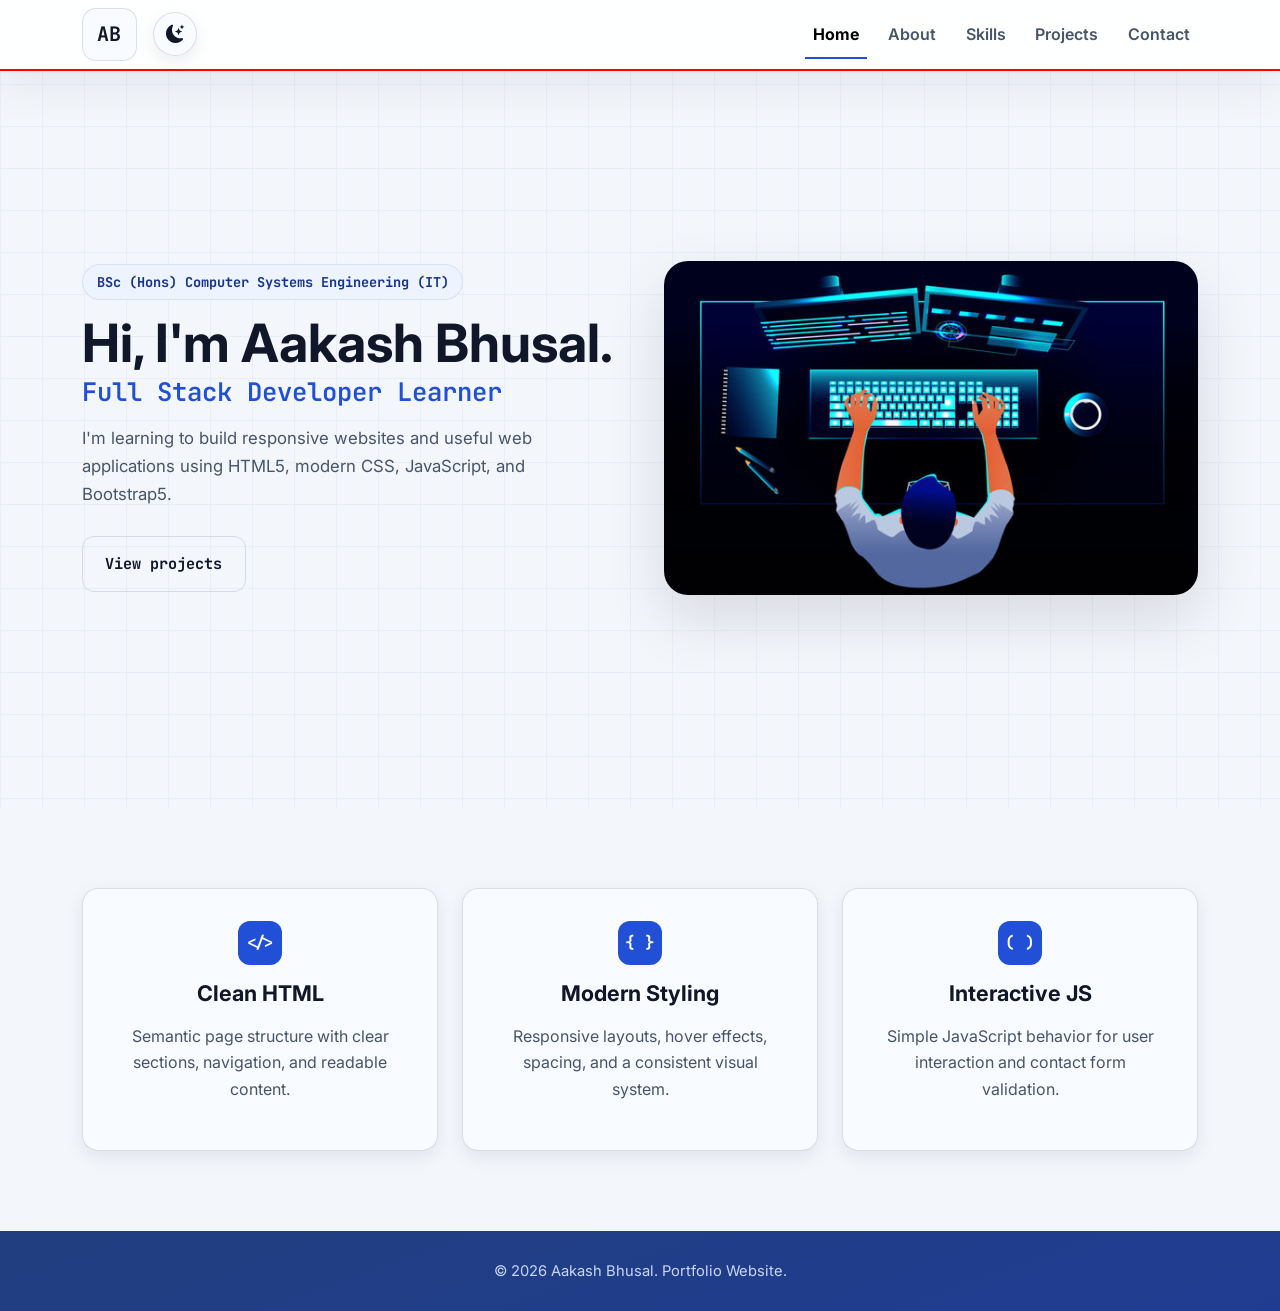
<file: index.html>
<!DOCTYPE html>
<html lang="en">

<head>
    <meta charset="UTF-8">
    <meta name="viewport" content="width=device-width, initial-scale=1.0">
    <title>Portfolio | Home</title>
    <script src="./js/script.js" defer></script>
    <link href="https://cdn.jsdelivr.net/npm/bootstrap@5.3.3/dist/css/bootstrap.min.css" rel="stylesheet">
    <link rel="stylesheet" href="./css/style.css">
</head>

<body>
    <a class="skip-link" href="#main-content"></a>

    <header>
        <nav class="navbar navbar-expand-lg fixed-top custom-navbar" role="navigation" aria-label="Main navigation">
            <div class="container">
                <a class="navbar-brand fw-bold" href="./index.html">AB</a>
                <div class="header-controls d-flex align-items-center ms-auto">
                    <button class="theme-toggle" type="button" data-theme-toggle aria-label="Switch to dark mode" aria-pressed="false">
                        <i class="bi bi-moon-stars-fill theme-icon theme-icon-moon" aria-hidden="true"></i>
                        <i class="bi bi-sun-fill theme-icon theme-icon-sun" aria-hidden="true"></i>
                    </button>
                    <button class="navbar-toggler" type="button" data-bs-toggle="collapse" data-bs-target="#mainNavbar"
                        aria-controls="mainNavbar" aria-expanded="false" aria-label="Toggle navigation">
                        <svg class="hamburger-icon" xmlns="http://www.w3.org/2000/svg" width="1.25em" height="1.25em" viewBox="0 0 24 24" aria-hidden="true" focusable="false">
                            <path d="M0 0h24v24H0z" fill="none" />
                            <path fill="currentColor" fill-rule="evenodd" d="M19.75 12a.75.75 0 0 0-.75-.75H5a.75.75 0 0 0 0 1.5h14a.75.75 0 0 0 .75-.75m0-5a.75.75 0 0 0-.75-.75H5a.75.75 0 0 0 0 1.5h14a.75.75 0 0 0 .75-.75m0 10a.75.75 0 0 0-.75-.75H5a.75.75 0 0 0 0 1.5h14a.75.75 0 0 0 .75-.75" clip-rule="evenodd" />
                        </svg>
                    </button>
                </div>
                <div class="collapse navbar-collapse" id="mainNavbar">
                    <ul class="navbar-nav ms-auto mb-2 mb-lg-0">
                        <li class="nav-item"><a class="nav-link active" aria-current="page" href="./index.html">Home</a>
                        </li>
                        <li class="nav-item"><a class="nav-link" href="./html/about.html">About</a></li>
                        <li class="nav-item"><a class="nav-link" href="./html/skills.html">Skills</a></li>
                        <li class="nav-item"><a class="nav-link" href="./html/projects.html">Projects</a></li>
                        <li class="nav-item"><a class="nav-link" href="./html/contact.html">Contact</a></li>
                    </ul>
                </div>
            </div>
        </nav>
    </header>

    <main id="main-content" tabindex="-1">
        <section class="hero-section">
            <div class="container">
                <div class="row align-items-center g-5">
                    <div class="col-lg-6 order-2 order-lg-1">
                        <p class="section-label">BSc (Hons) Computer Systems Engineering (IT)</p>
                        <h1 class="display-4 fw-bold">Hi, I'm Aakash Bhusal.</h1>
                        <h2 class="hero-role">Full Stack Developer Learner</h2>
                        <p class="hero-text">
                            I'm learning to build responsive websites and useful web applications using
                            HTML5, modern CSS, JavaScript, and Bootstrap5.
                        </p>
                        <div class="hero-actions">
                            <a class="btn btn-outline-dark btn-lg" href="./html/projects.html">View projects</a>
                        </div>
                    </div>
                    <div class="col-lg-6 order-1 order-lg-2">
                        <div class="hero-image-wrap">
                            <img src="./images/image.png" class="hero-banner-image" alt="Developer working at a monitor" loading="lazy">
                        </div>
                    </div>
                </div>
            </div>
        </section>

        <section class="section-padding">
            <div class="container">
                <div class="row text-center g-4">
                    <div class="col-md-4">
                        <article class="feature-box">
                            <span class="feature-number" aria-hidden="true">&lt;/&gt;</span>
                            <h3>Clean HTML</h3>
                            <p>Semantic page structure with clear sections, navigation, and readable content.</p>
                        </article>
                    </div>
                    <div class="col-md-4">
                        <article class="feature-box">
                            <span class="feature-number" aria-hidden="true">{ }</span>
                            <h3>Modern Styling</h3>
                            <p>Responsive layouts, hover effects, spacing, and a consistent visual system.</p>
                        </article>
                    </div>
                    <div class="col-md-4">
                        <article class="feature-box">
                            <span class="feature-number" aria-hidden="true">( )</span>
                            <h3>Interactive JS</h3>
                            <p>Simple JavaScript behavior for user interaction and contact form validation.</p>
                        </article>
                    </div>
                </div>
            </div>
        </section>
    </main>

    <footer class="site-footer">
        <div class="container text-center">
            <p class="mb-0">&copy; 2026 Aakash Bhusal. Portfolio Website.</p>
        </div>
    </footer>

    <script src="https://cdn.jsdelivr.net/npm/bootstrap@5.3.3/dist/js/bootstrap.bundle.min.js"></script>
</body>

</html>
</file>
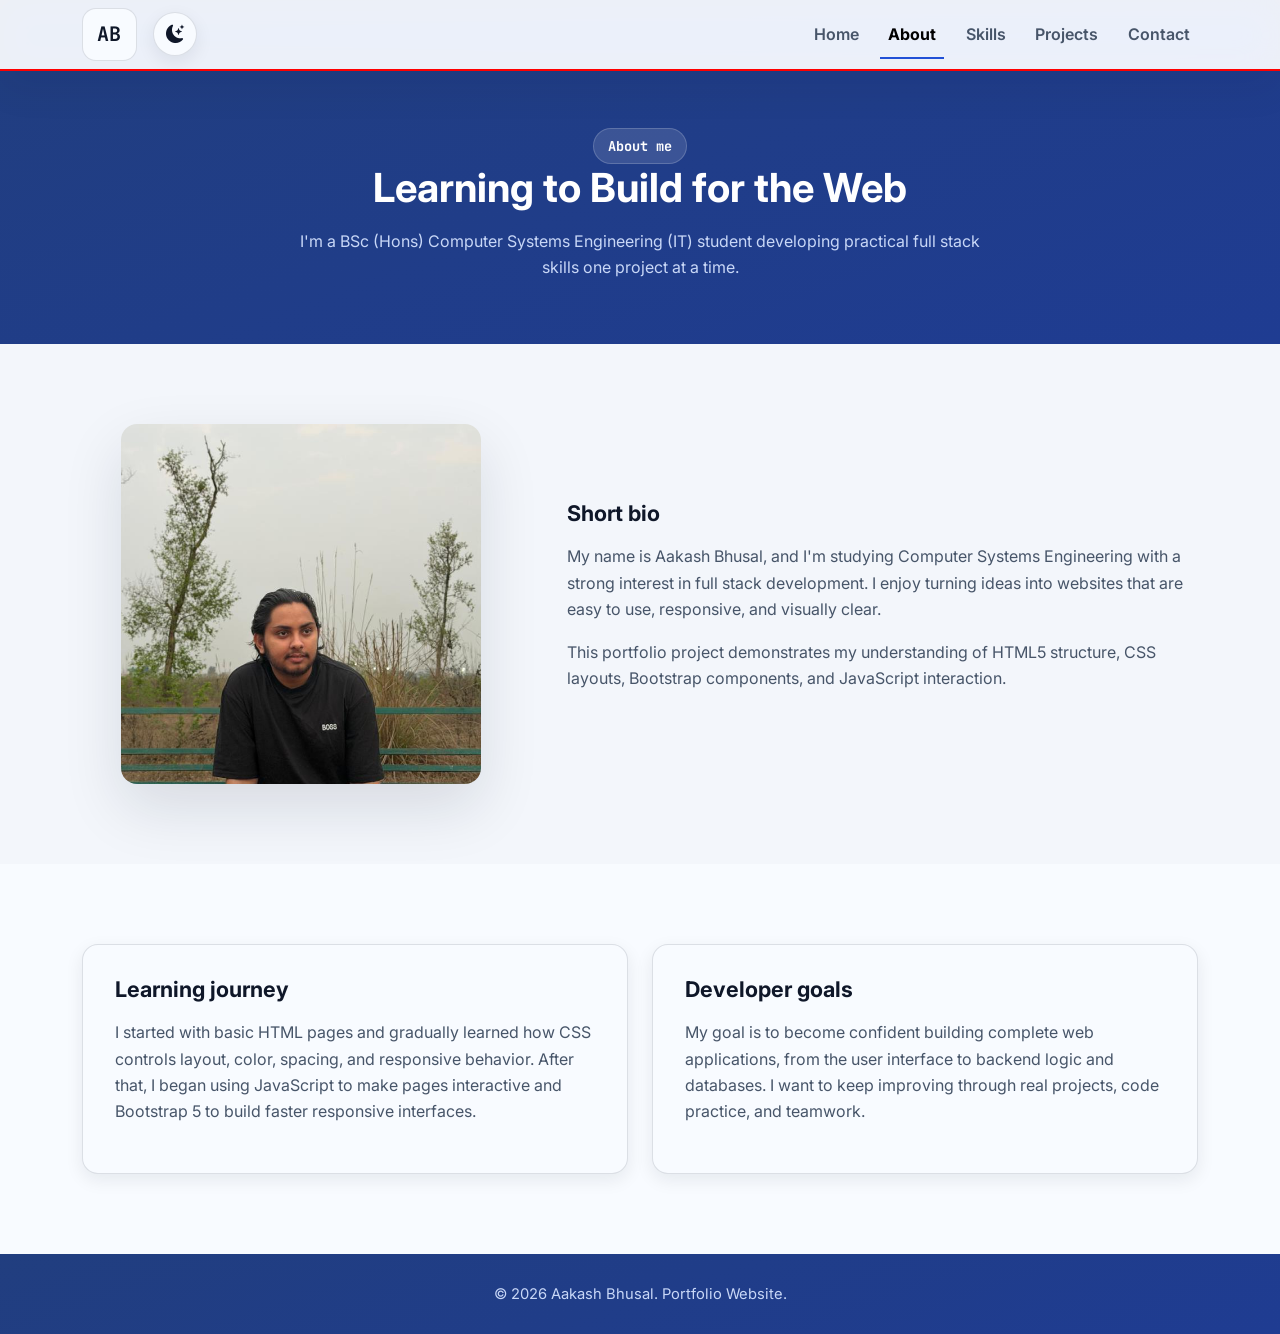
<file: html/about.html>
<!DOCTYPE html>
<html lang="en">
<head>
    <meta charset="UTF-8">
    <meta name="viewport" content="width=device-width, initial-scale=1.0">
    <meta name="description" content="About Aakash Bhusal — BSc (Hons) Computer Systems Engineering (IT) student building practical full stack skills.">
    <title>Portfolio | About</title>
    <script src="../js/script.js" defer></script>
    <link href="https://cdn.jsdelivr.net/npm/bootstrap@5.3.3/dist/css/bootstrap.min.css" rel="stylesheet">
    <link rel="stylesheet" href="../css/style.css">
</head>
<body>
    <a class="skip-link" href="#main-content">Skip to main content</a>

    <header>
        <nav class="navbar navbar-expand-lg fixed-top custom-navbar" role="navigation" aria-label="Main navigation">
            <div class="container">
                <a class="navbar-brand fw-bold" href="../index.html">AB</a>
                <div class="header-controls d-flex align-items-center ms-auto">
                    <button class="theme-toggle" type="button" data-theme-toggle aria-label="Switch to dark mode" aria-pressed="false">
                        <i class="bi bi-moon-stars-fill theme-icon theme-icon-moon" aria-hidden="true"></i>
                        <i class="bi bi-sun-fill theme-icon theme-icon-sun" aria-hidden="true"></i>
                    </button>
                    <button class="navbar-toggler" type="button" data-bs-toggle="collapse" data-bs-target="#mainNavbar" aria-controls="mainNavbar" aria-expanded="false" aria-label="Toggle navigation">
                        <svg class="hamburger-icon" xmlns="http://www.w3.org/2000/svg" width="1.25em" height="1.25em" viewBox="0 0 24 24" aria-hidden="true" focusable="false">
                            <path d="M0 0h24v24H0z" fill="none" />
                            <path fill="currentColor" fill-rule="evenodd" d="M19.75 12a.75.75 0 0 0-.75-.75H5a.75.75 0 0 0 0 1.5h14a.75.75 0 0 0 .75-.75m0-5a.75.75 0 0 0-.75-.75H5a.75.75 0 0 0 0 1.5h14a.75.75 0 0 0 .75-.75m0 10a.75.75 0 0 0-.75-.75H5a.75.75 0 0 0 0 1.5h14a.75.75 0 0 0 .75-.75" clip-rule="evenodd" />
                        </svg>
                    </button>
                </div>
                <div class="collapse navbar-collapse" id="mainNavbar">
                    <ul class="navbar-nav ms-auto mb-2 mb-lg-0">
                        <li class="nav-item"><a class="nav-link" href="../index.html">Home</a></li>
                        <li class="nav-item"><a class="nav-link active" aria-current="page" href="../html/about.html">About</a></li>
                        <li class="nav-item"><a class="nav-link" href="../html/skills.html">Skills</a></li>
                        <li class="nav-item"><a class="nav-link" href="../html/projects.html">Projects</a></li>
                        <li class="nav-item"><a class="nav-link" href="../html/contact.html">Contact</a></li>
                    </ul>
                </div>
            </div>
        </nav>
    </header>

    <main id="main-content" tabindex="-1">
        <section class="page-header">
            <div class="container">
                <p class="section-label">About me</p>
                <h1>Learning to Build for the Web</h1>
                <p>I'm a BSc (Hons) Computer Systems Engineering (IT) student developing practical full stack skills one project at a time.</p>
            </div>
        </section>

        <section class="section-padding">
            <div class="container">
                <div class="row g-5 align-items-center">
                    <div class="col-lg-5">
                        <img src="../images/about-photo.jpg" class="img-fluid about-image" alt="Profile image of Aakash Bhusal" loading="lazy">
                    </div>
                    <div class="col-lg-7">
                        <article class="content-panel">
                            <h2>Short bio</h2>
                            <p>
                                My name is Aakash Bhusal, and I'm studying Computer Systems Engineering with a strong interest in
                                full stack development. I enjoy turning ideas into websites that are easy to use,
                                responsive, and visually clear.
                            </p>
                            <p>
                                This portfolio project demonstrates my understanding of HTML5 structure, CSS layouts,
                                Bootstrap components, and JavaScript interaction.
                            </p>
                        </article>
                    </div>
                </div>
            </div>
        </section>

        <section class="section-padding bg-light-section">
            <div class="container">
                <div class="row g-4">
                    <div class="col-md-6">
                        <article class="info-card h-100">
                            <h2>Learning journey</h2>
                            <p>
                                I started with basic HTML pages and gradually learned how CSS controls layout, color,
                                spacing, and responsive behavior. After that, I began using JavaScript to make pages
                                interactive and Bootstrap 5 to build faster responsive interfaces.
                            </p>
                        </article>
                    </div>
                    <div class="col-md-6">
                        <article class="info-card h-100">
                            <h2>Developer goals</h2>
                            <p>
                                My goal is to become confident building complete web applications, from the user
                                interface to backend logic and databases. I want to keep improving through real projects,
                                code practice, and teamwork.
                            </p>
                        </article>
                    </div>
                </div>
            </div>
        </section>
    </main>

    <footer class="site-footer">
        <div class="container text-center">
            <p class="mb-0">&copy; 2026 Aakash Bhusal. Portfolio Website.</p>
        </div>
    </footer>

    <script src="https://cdn.jsdelivr.net/npm/bootstrap@5.3.3/dist/js/bootstrap.bundle.min.js"></script>
</body>
</html>
</file>
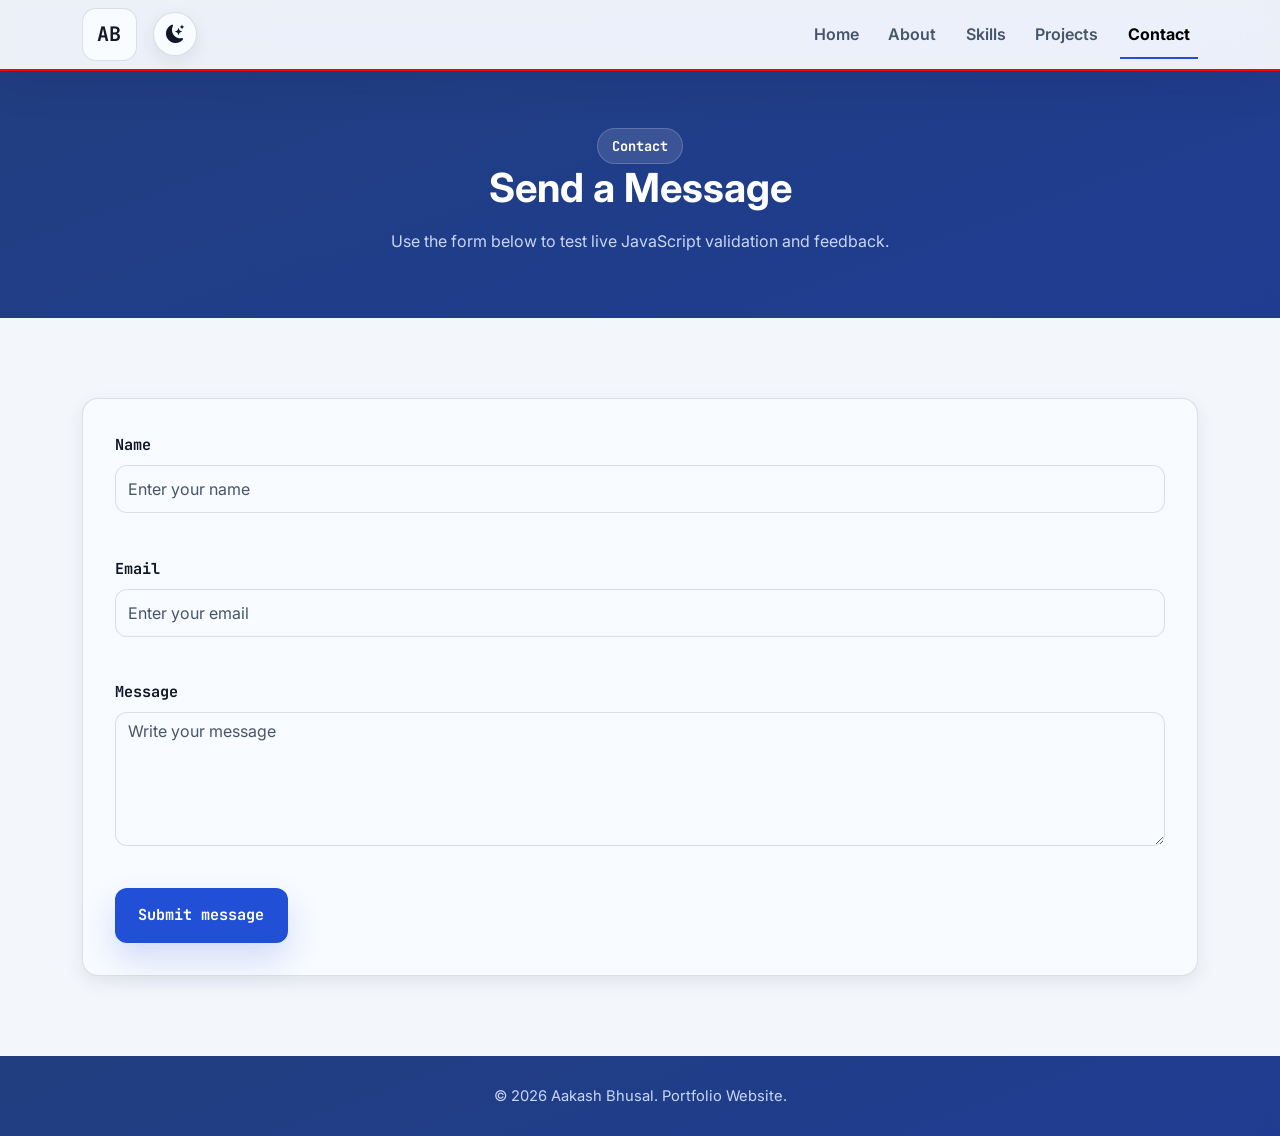
<file: html/contact.html>
<!DOCTYPE html>
<html lang="en">
<head>
    <meta charset="UTF-8">
    <meta name="viewport" content="width=device-width, initial-scale=1.0">
    <meta name="description" content="Contact Aakash Bhusal — open to learning opportunities, class projects, and collaboration.">
    <title>Portfolio | Contact</title>
    <script src="../js/script.js" defer></script>
    <link href="https://cdn.jsdelivr.net/npm/bootstrap@5.3.3/dist/css/bootstrap.min.css" rel="stylesheet">
    <link rel="stylesheet" href="../css/style.css">
</head>
<body>
    <a class="skip-link" href="#main-content">Skip to main content</a>

    <header>
        <nav class="navbar navbar-expand-lg fixed-top custom-navbar" role="navigation" aria-label="Main navigation">
            <div class="container">
                <a class="navbar-brand fw-bold" href="../index.html">AB</a>
                <div class="header-controls d-flex align-items-center ms-auto">
                    <button class="theme-toggle" type="button" data-theme-toggle aria-label="Switch to dark mode" aria-pressed="false">
                        <i class="bi bi-moon-stars-fill theme-icon theme-icon-moon" aria-hidden="true"></i>
                        <i class="bi bi-sun-fill theme-icon theme-icon-sun" aria-hidden="true"></i>
                    </button>
                    <button class="navbar-toggler" type="button" data-bs-toggle="collapse" data-bs-target="#mainNavbar" aria-controls="mainNavbar" aria-expanded="false" aria-label="Toggle navigation">
                        <svg class="hamburger-icon" xmlns="http://www.w3.org/2000/svg" width="1.25em" height="1.25em" viewBox="0 0 24 24" aria-hidden="true" focusable="false">
                            <path d="M0 0h24v24H0z" fill="none" />
                            <path fill="currentColor" fill-rule="evenodd" d="M19.75 12a.75.75 0 0 0-.75-.75H5a.75.75 0 0 0 0 1.5h14a.75.75 0 0 0 .75-.75m0-5a.75.75 0 0 0-.75-.75H5a.75.75 0 0 0 0 1.5h14a.75.75 0 0 0 .75-.75m0 10a.75.75 0 0 0-.75-.75H5a.75.75 0 0 0 0 1.5h14a.75.75 0 0 0 .75-.75" clip-rule="evenodd" />
                        </svg>
                    </button>
                </div>
                <div class="collapse navbar-collapse" id="mainNavbar">
                    <ul class="navbar-nav ms-auto mb-2 mb-lg-0">
                        <li class="nav-item"><a class="nav-link" href="../index.html">Home</a></li>
                        <li class="nav-item"><a class="nav-link" href="../html/about.html">About</a></li>
                        <li class="nav-item"><a class="nav-link" href="../html/skills.html">Skills</a></li>
                        <li class="nav-item"><a class="nav-link" href="../html/projects.html">Projects</a></li>
                        <li class="nav-item"><a class="nav-link active" aria-current="page" href="../html/contact.html">Contact</a></li>
                    </ul>
                </div>
            </div>
        </nav>
    </header>

    <main id="main-content" tabindex="-1">
        <section class="page-header">
            <div class="container">
                <p class="section-label">Contact</p>
                <h1>Send a Message</h1>
                <p>Use the form below to test live JavaScript validation and feedback.</p>
            </div>
        </section>

        <section class="section-padding">
            <div class="container">
                <div class="row g-5">
                    <div class="col-12">
                        <div class="contact-form-wrapper">
                            <form class="contact-form" id="contactForm" novalidate>
                                <div class="mb-3">
                                    <label for="name" class="form-label">Name</label>
                                    <input type="text" class="form-control" id="name" name="name" autocomplete="name" placeholder="Enter your name" aria-describedby="nameError">
                                    <small class="error-message" id="nameError"></small>
                                </div>
                                <div class="mb-3">
                                    <label for="email" class="form-label">Email</label>
                                    <input type="email" class="form-control" id="email" name="email" autocomplete="email" placeholder="Enter your email" aria-describedby="emailError">
                                    <small class="error-message" id="emailError"></small>
                                </div>
                                <div class="mb-3">
                                    <label for="message" class="form-label">Message</label>
                                    <textarea class="form-control" id="message" name="message" rows="5" placeholder="Write your message" aria-describedby="messageError"></textarea>
                                    <small class="error-message" id="messageError"></small>
                                </div>
                                <button type="submit" class="btn btn-primary btn-lg">Submit message</button>
                                <div class="form-status mt-3" id="formStatus" role="status" aria-live="polite"></div>
                            </form>
                        </div>
                    </div>
                    </div>
                </div>
            </div>
        </section>
    </main>

    <footer class="site-footer">
        <div class="container text-center">
            <p class="mb-0">&copy; 2026 Aakash Bhusal. Portfolio Website.</p>
        </div>
    </footer>

    <script src="https://cdn.jsdelivr.net/npm/bootstrap@5.3.3/dist/js/bootstrap.bundle.min.js"></script>
</body>
</html>
</file>
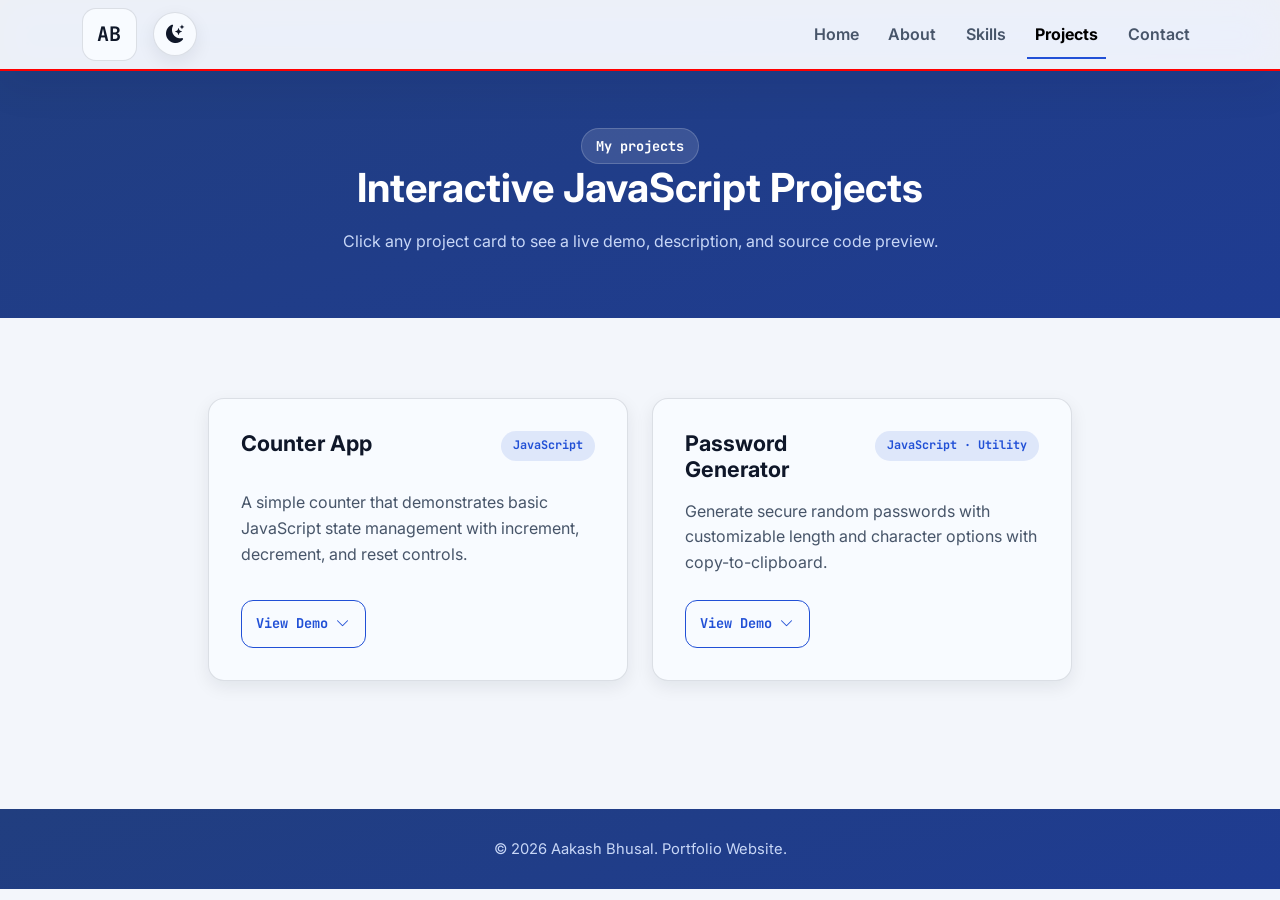
<file: html/projects.html>
<!DOCTYPE html>
<html lang="en">
<head>
    <meta charset="UTF-8">
    <meta name="viewport" content="width=device-width, initial-scale=1.0">
    <meta name="description" content="Projects by Aakash Bhusal — interactive JavaScript projects including Counter App and Password Generator.">
    <title>Portfolio | Projects</title>
    <script src="../js/script.js" defer></script>
    <link href="https://cdn.jsdelivr.net/npm/bootstrap@5.3.3/dist/css/bootstrap.min.css" rel="stylesheet">
    <link rel="stylesheet" href="../css/style.css">
</head>
<body>
    <a class="skip-link" href="#main-content">Skip to main content</a>

    <header>
        <nav class="navbar navbar-expand-lg fixed-top custom-navbar" role="navigation" aria-label="Main navigation">
            <div class="container">
                <a class="navbar-brand fw-bold" href="../index.html">AB</a>
                <div class="header-controls d-flex align-items-center ms-auto">
                    <button class="theme-toggle" type="button" data-theme-toggle aria-label="Switch to dark mode" aria-pressed="false">
                        <i class="bi bi-moon-stars-fill theme-icon theme-icon-moon" aria-hidden="true"></i>
                        <i class="bi bi-sun-fill theme-icon theme-icon-sun" aria-hidden="true"></i>
                    </button>
                    <button class="navbar-toggler" type="button" data-bs-toggle="collapse" data-bs-target="#mainNavbar" aria-controls="mainNavbar" aria-expanded="false" aria-label="Toggle navigation">
                        <svg class="hamburger-icon" xmlns="http://www.w3.org/2000/svg" width="1.25em" height="1.25em" viewBox="0 0 24 24" aria-hidden="true" focusable="false">
                            <path d="M0 0h24v24H0z" fill="none" />
                            <path fill="currentColor" fill-rule="evenodd" d="M19.75 12a.75.75 0 0 0-.75-.75H5a.75.75 0 0 0 0 1.5h14a.75.75 0 0 0 .75-.75m0-5a.75.75 0 0 0-.75-.75H5a.75.75 0 0 0 0 1.5h14a.75.75 0 0 0 .75-.75m0 10a.75.75 0 0 0-.75-.75H5a.75.75 0 0 0 0 1.5h14a.75.75 0 0 0 .75-.75" clip-rule="evenodd" />
                        </svg>
                    </button>
                </div>
                <div class="collapse navbar-collapse" id="mainNavbar">
                    <ul class="navbar-nav ms-auto mb-2 mb-lg-0">
                        <li class="nav-item"><a class="nav-link" href="../index.html">Home</a></li>
                        <li class="nav-item"><a class="nav-link" href="../html/about.html">About</a></li>
                        <li class="nav-item"><a class="nav-link" href="../html/skills.html">Skills</a></li>
                        <li class="nav-item"><a class="nav-link active" aria-current="page" href="../html/projects.html">Projects</a></li>
                        <li class="nav-item"><a class="nav-link" href="../html/contact.html">Contact</a></li>
                    </ul>
                </div>
            </div>
        </nav>
    </header>

    <main id="main-content" tabindex="-1">
        <section class="page-header">
            <div class="container">
                <p class="section-label">My projects</p>
                <h1>Interactive JavaScript Projects</h1>
                <p>Click any project card to see a live demo, description, and source code preview.</p>
            </div>
        </section>

        <section class="projects-section section-padding">
            <div class="container">
                <!-- Project Cards Grid -->
                <div class="projects-grid" id="projects-grid">
                    <!-- Project 1: Counter App -->
                    <div>
                        <article class="project-card" data-project="counter" tabindex="0">
                            <div class="project-card-header">
                                <h2 class="card-title">Counter App</h2>
                                <span class="project-tag">JavaScript</span>
                            </div>
                            <p class="card-text">A simple counter that demonstrates basic JavaScript state management with increment, decrement, and reset controls.</p>
                            <button class="btn btn-sm btn-outline-primary project-trigger" aria-expanded="false" aria-controls="demo-counter">
                                View Demo <i class="bi bi-chevron-down ms-2"></i>
                            </button>
                        </article>
                    </div>

                    <!-- Project 2: Password Generator -->
                    <div>
                        <article class="project-card" data-project="password" tabindex="0">
                            <div class="project-card-header">
                                <h2 class="card-title">Password Generator</h2>
                                <span class="project-tag">JavaScript · Utility</span>
                            </div>
                            <p class="card-text">Generate secure random passwords with customizable length and character options with copy-to-clipboard.</p>
                            <button class="btn btn-sm btn-outline-primary project-trigger" aria-expanded="false" aria-controls="demo-password">
                                View Demo <i class="bi bi-chevron-down ms-2"></i>
                            </button>
                        </article>
                    </div>
                </div>

                <!-- Active Demo Container -->
                <div id="active-demo-container" role="region" aria-live="polite" aria-label="Project demo"></div>
            </div>
        </section>
    </main>

    <footer class="site-footer">
        <div class="container text-center">
            <p class="mb-0">&copy; 2026 Aakash Bhusal. Portfolio Website.</p>
        </div>
    </footer>

    <!-- Project Demo Templates -->
    <template id="counter-template">
        <div class="project-demo-panel" id="demo-counter">
            <div class="demo-content">
                <h3>Counter App Demo</h3>
                <div class="counter-demo">
                    <div class="counter-display">
                        <span id="counterValue">0</span>
                    </div>
                    <div class="counter-controls">
                        <button class="btn btn-sm btn-outline-primary" id="decreaseBtn">−</button>
                        <button class="btn btn-sm btn-outline-primary" id="resetBtn">Reset</button>
                        <button class="btn btn-sm btn-outline-primary" id="increaseBtn">+</button>
                    </div>
                </div>
            </div>

            <div class="demo-description">
                <h4>How it works</h4>
                <p>A simple counter demonstrating basic JavaScript state management. Each button updates the displayed number with instant visual feedback.</p>
            </div>

            <div class="demo-technologies">
                <h4>Technologies Used</h4>
                <div class="tech-badges">
                    <span class="tech-badge">HTML5</span>
                    <span class="tech-badge">CSS3</span>
                    <span class="tech-badge">JavaScript ES6</span>
                </div>
            </div>

            <div class="demo-code">
                <h4>Source Code Preview</h4>
                <pre><code>let count = 0;
const display = document.getElementById('counterValue');

increaseBtn.addEventListener('click', () => {
  count++;
  display.textContent = count;
});

resetBtn.addEventListener('click', () => {
  count = 0;
  display.textContent = count;
});</code></pre>
            </div>

            <div class="demo-footer">
                <button class="btn btn-sm btn-outline-secondary demo-close-btn">
                    <i class="bi bi-x me-1"></i> Close Demo
                </button>
            </div>
        </div>
    </template>



    <template id="password-template">
        <div class="project-demo-panel" id="demo-password">
            <div class="demo-content">
                <h3>Password Generator Demo</h3>
                <div class="password-demo">
                    <div class="form-group">
                        <label for="passwordLength">Password Length: <span id="lengthValue">16</span></label>
                        <input type="range" id="passwordLength" class="form-range" min="8" max="32" value="16">
                    </div>
                    <div class="password-output">
                        <input type="text" id="generatedPassword" class="form-control" readonly placeholder="Generated password">
                        <button class="btn btn-sm btn-outline-primary" id="copyPasswordBtn" title="Copy to clipboard">
                            <i class="bi bi-clipboard"></i>
                        </button>
                    </div>
                    <button class="btn btn-primary w-100" id="generatePasswordBtn">Generate Password</button>
                    <div class="password-copied" id="copiedMessage" style="display: none;">✓ Copied to clipboard!</div>
                </div>
            </div>

            <div class="demo-description">
                <h4>How it works</h4>
                <p>Generates cryptographically-strong random passwords using uppercase, lowercase, numbers, and symbols. Includes a copy-to-clipboard feature for easy sharing.</p>
            </div>

            <div class="demo-technologies">
                <h4>Technologies Used</h4>
                <div class="tech-badges">
                    <span class="tech-badge">HTML5</span>
                    <span class="tech-badge">CSS3</span>
                    <span class="tech-badge">Crypto API</span>
                </div>
            </div>

            <div class="demo-code">
                <h4>Source Code Preview</h4>
                <pre><code>function generatePassword(length) {
  const chars = 'ABCDEFGHIJKLMNOPQRSTUVWXYZabcdefghijklmnopqrstuvwxyz0123456789!@#$%^&*';
  let password = '';
  for (let i = 0; i < length; i++) {
    password += chars.charAt(
      Math.floor(Math.random() * chars.length)
    );
  }
  return password;
}</code></pre>
            </div>

            <div class="demo-footer">
                <button class="btn btn-sm btn-outline-secondary demo-close-btn">
                    <i class="bi bi-x me-1"></i> Close Demo
                </button>
            </div>
        </div>
    </template>

    <script src="https://cdn.jsdelivr.net/npm/bootstrap@5.3.3/dist/js/bootstrap.bundle.min.js"></script>
    <script src="../js/projects.js" defer></script>
</body>
</html>
</file>
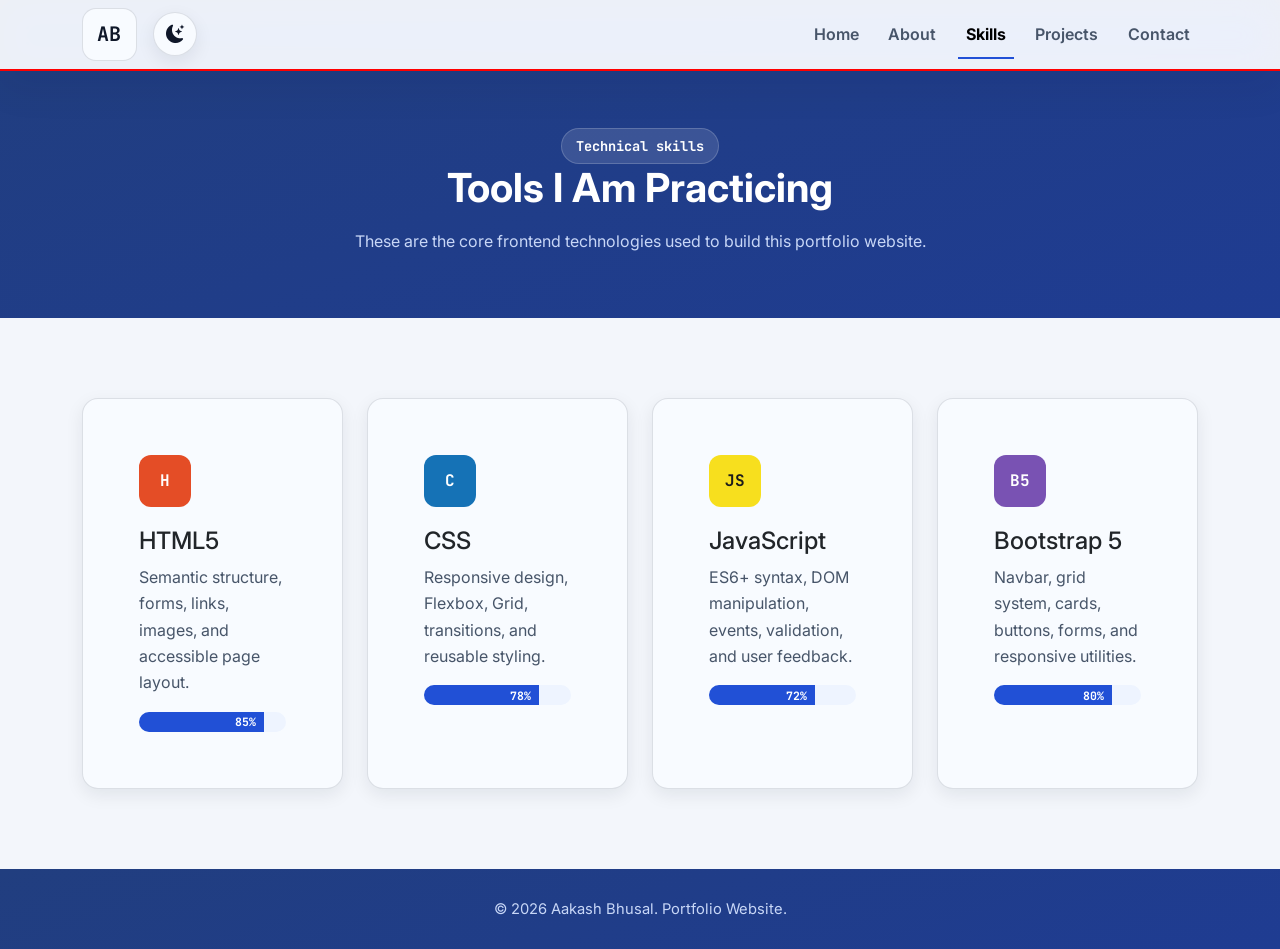
<file: html/skills.html>
<!DOCTYPE html>
<html lang="en">
<head>
    <meta charset="UTF-8">
    <meta name="viewport" content="width=device-width, initial-scale=1.0">
    <meta name="description" content="Technical skills of Aakash Bhusal — HTML5, CSS, JavaScript, and Bootstrap 5.">
    <title>Portfolio | Skills</title>
    <script src="../js/script.js" defer></script>
    <link href="https://cdn.jsdelivr.net/npm/bootstrap@5.3.3/dist/css/bootstrap.min.css" rel="stylesheet">
    <link rel="stylesheet" href="../css/style.css">
</head>
<body>
    <a class="skip-link" href="#main-content">Skip to main content</a>

    <header>
        <nav class="navbar navbar-expand-lg fixed-top custom-navbar" role="navigation" aria-label="Main navigation">
            <div class="container">
                <a class="navbar-brand fw-bold" href="../index.html">AB</a>
                <div class="header-controls d-flex align-items-center ms-auto">
                    <button class="theme-toggle" type="button" data-theme-toggle aria-label="Switch to dark mode" aria-pressed="false">
                        <i class="bi bi-moon-stars-fill theme-icon theme-icon-moon" aria-hidden="true"></i>
                        <i class="bi bi-sun-fill theme-icon theme-icon-sun" aria-hidden="true"></i>
                    </button>
                    <button class="navbar-toggler" type="button" data-bs-toggle="collapse" data-bs-target="#mainNavbar" aria-controls="mainNavbar" aria-expanded="false" aria-label="Toggle navigation">
                        <svg class="hamburger-icon" xmlns="http://www.w3.org/2000/svg" width="1.25em" height="1.25em" viewBox="0 0 24 24" aria-hidden="true" focusable="false">
                            <path d="M0 0h24v24H0z" fill="none" />
                            <path fill="currentColor" fill-rule="evenodd" d="M19.75 12a.75.75 0 0 0-.75-.75H5a.75.75 0 0 0 0 1.5h14a.75.75 0 0 0 .75-.75m0-5a.75.75 0 0 0-.75-.75H5a.75.75 0 0 0 0 1.5h14a.75.75 0 0 0 .75-.75m0 10a.75.75 0 0 0-.75-.75H5a.75.75 0 0 0 0 1.5h14a.75.75 0 0 0 .75-.75" clip-rule="evenodd" />
                        </svg>
                    </button>
                </div>
                <div class="collapse navbar-collapse" id="mainNavbar">
                    <ul class="navbar-nav ms-auto mb-2 mb-lg-0">
                        <li class="nav-item"><a class="nav-link" href="../index.html">Home</a></li>
                        <li class="nav-item"><a class="nav-link" href="../html/about.html">About</a></li>
                        <li class="nav-item"><a class="nav-link active" aria-current="page" href="../html/skills.html">Skills</a></li>
                        <li class="nav-item"><a class="nav-link" href="../html/projects.html">Projects</a></li>
                        <li class="nav-item"><a class="nav-link" href="../html/contact.html">Contact</a></li>
                    </ul>
                </div>
            </div>
        </nav>
    </header>

    <main id="main-content" tabindex="-1">
        <section class="page-header">
            <div class="container">
                <p class="section-label">Technical skills</p>
                <h1>Tools I Am Practicing</h1>
                <p>These are the core frontend technologies used to build this portfolio website.</p>
            </div>
        </section>

        <section class="section-padding">
            <div class="container">
                <div class="row g-4">
                    <div class="col-md-6 col-lg-3">
                        <article class="card skill-card h-100">
                            <div class="card-body">
                                <div class="skill-icon html-icon" aria-hidden="true">H</div>
                                <h2 class="card-title h4">HTML5</h2>
                                <p class="card-text">Semantic structure, forms, links, images, and accessible page layout.</p>
                                <div class="progress" role="progressbar" aria-label="HTML5 proficiency" aria-valuenow="85" aria-valuemin="0" aria-valuemax="100">
                                    <div class="progress-bar progress-bar-85" data-progress="85">85%</div>
                                </div>
                            </div>
                        </article>
                    </div>
                    <div class="col-md-6 col-lg-3">
                        <article class="card skill-card h-100">
                            <div class="card-body">
                                <div class="skill-icon css-icon" aria-hidden="true">C</div>
                                <h2 class="card-title h4">CSS</h2>
                                <p class="card-text">Responsive design, Flexbox, Grid, transitions, and reusable styling.</p>
                                <div class="progress" role="progressbar" aria-label="CSS proficiency" aria-valuenow="78" aria-valuemin="0" aria-valuemax="100">
                                    <div class="progress-bar progress-bar-78" data-progress="78">78%</div>
                                </div>
                            </div>
                        </article>
                    </div>
                    <div class="col-md-6 col-lg-3">
                        <article class="card skill-card h-100">
                            <div class="card-body">
                                <div class="skill-icon js-icon" aria-hidden="true">JS</div>
                                <h2 class="card-title h4">JavaScript</h2>
                                <p class="card-text">ES6+ syntax, DOM manipulation, events, validation, and user feedback.</p>
                                <div class="progress" role="progressbar" aria-label="JavaScript proficiency" aria-valuenow="72" aria-valuemin="0" aria-valuemax="100">
                                    <div class="progress-bar progress-bar-72" data-progress="72">72%</div>
                                </div>
                            </div>
                        </article>
                    </div>
                    <div class="col-md-6 col-lg-3">
                        <article class="card skill-card h-100">
                            <div class="card-body">
                                <div class="skill-icon bs-icon" aria-hidden="true">B5</div>
                                <h2 class="card-title h4">Bootstrap 5</h2>
                                <p class="card-text">Navbar, grid system, cards, buttons, forms, and responsive utilities.</p>
                                <div class="progress" role="progressbar" aria-label="Bootstrap proficiency" aria-valuenow="80" aria-valuemin="0" aria-valuemax="100">
                                    <div class="progress-bar progress-bar-80" data-progress="80">80%</div>
                                </div>
                            </div>
                        </article>
                    </div>
                </div>
            </div>
        </section>
    </main>

    <footer class="site-footer">
        <div class="container text-center">
            <p class="mb-0">&copy; 2026 Aakash Bhusal. Portfolio Website.</p>
        </div>
    </footer>

    <script src="https://cdn.jsdelivr.net/npm/bootstrap@5.3.3/dist/js/bootstrap.bundle.min.js"></script>
</body>
</html>
</file>
<file: css/style.css>
@import url("https://fonts.googleapis.com/css2?family=Inter:wght@400;500;600;700&family=JetBrains+Mono:wght@500;600;700&display=swap");
@import url("https://cdn.jsdelivr.net/npm/bootstrap-icons@1.11.3/font/bootstrap-icons.min.css");

:root {
    color-scheme: light;
    --bg: #f3f6fb;
    --paper: #ffffff;
    --surface: #f8fbff;
    --surface-soft: #eef4ff;
    --ink: #0f1729;
    --muted: #475569;
    --line: #d9e2ef;
    --border: rgba(15, 23, 41, 0.12);
    --primary: #2150d6;
    --primary-strong: #15348f;
    --primary-soft: rgba(33, 80, 214, 0.12);
    --success: #15803d;
    --success-soft: rgba(22, 101, 52, 0.18);
    --warning: #b45309;
    --danger: #dc2626;
    --danger-soft: rgba(220, 38, 38, 0.16);
    --focus: rgba(33, 80, 214, 0.24);
    --navbar-bg: rgba(255, 255, 255, 0.92);
    --navbar-border: rgba(15, 23, 41, 0.08);
    --navbar-shadow: 0 18px 40px rgba(15, 23, 41, 0.06);
    --header-start: #213e7f;
    --header-end: #1f3c92;
    --header-text: #ffffff;
    --header-muted: #c8d7f7;
    --radius: 16px;
    --radius-sm: 12px;
    --radius-pill: 999px;
    --shadow-sm: 0 6px 18px rgba(15, 23, 41, 0.08);
    --shadow-md: 0 24px 60px rgba(15, 23, 41, 0.12);
    --font-display: "JetBrains Mono", "SFMono-Regular", Consolas, Menlo, monospace;
    --font-body: "Inter", -apple-system, "Segoe UI", Roboto, Helvetica, Arial, sans-serif;
    --skill-html: #e44d26;
    --skill-css: #1572b6;
    --skill-js: #f7df1e;
    --skill-js-text: #1c1c1c;
    --skill-bs: #7952b3;
}

html[data-theme="dark"], html.dark {
    color-scheme: dark;
    --bg: #0b1020;
    --paper: #111827;
    --surface: #141d36;
    --surface-soft: #17253f;
    --ink: #e8eef8;
    --muted: #aab7ca;
    --line: #2c3a5e;
    --border: rgba(255, 255, 255, 0.08);
    --primary: #7aa2ff;
    --primary-strong: #7aa2ff;
    --primary-soft: rgba(122, 162, 255, 0.18);
    --success: #86efac;
    --success-soft: rgba(134, 239, 172, 0.22);
    --warning: #fbbf24;
    --danger: #fb7185;
    --danger-soft: rgba(251, 113, 133, 0.18);
    --focus: rgba(122, 162, 255, 0.24);
    --navbar-bg: rgba(11, 16, 32, 0.92);
    --navbar-border: rgba(255, 255, 255, 0.08);
    --navbar-shadow: 0 18px 40px rgba(0, 0, 0, 0.24);
    --header-start: #050816;
    --header-end: #10256b;
    --header-text: #ffffff;
    --header-muted: #cbd7f5;
}

*{
    box-sizing: border-box;
}

html {
    scroll-behavior: smooth;
    font-size: 16px;
}

body {
    min-height: 100vh;
    margin: 0;
    color: var(--ink);
    background-color: var(--bg);
    font-family: var(--font-body);
    line-height: 1.65;
    transition: background-color 0.2s ease, color 0.2s ease;
}

a {
    color: var(--primary);
    text-decoration: none;
    transition: color 0.18s ease;
}

.custom-navbar {
    background-color: var(--navbar-bg);
    border-bottom: 1px solid var(--navbar-border);
    box-shadow: var(--navbar-shadow);
    backdrop-filter: saturate(180%) blur(18px);
    transition: background-color 0.22s ease, border-color 0.22s ease, box-shadow 0.22s ease;
    z-index: 1100;
}

ul,
ol {
    margin: 0;
    padding: 0;
    list-style: none;
}

img,
svg,
video {
    display: block;
    max-width: 100%;
    height: auto;
}

.header-controls {
    display: flex;
    align-items: center;
    gap: 0.75rem;
}

button,
input,
textarea,
select {
    font: inherit;
}


a:hover,
a:focus-visible {
    color: var(--primary-strong);
}


::selection {
    background: var(--primary-soft);
    color: var(--ink);
}

.skip-link {
    position: absolute;
    left: -999px;
    top: 0;
    background: var(--ink);
    color: var(--paper);
    padding: 0.75rem 1rem;
    border-radius: 0 0 10px 0;
    z-index: 1200;
    transition: left 0.2s ease;
}

.skip-link:focus-visible,
.skip-link:focus {
    left: 0;
}

:focus-visible {
    outline: 2px solid var(--primary);
    outline-offset: 3px;
}


.navbar-brand {
    font-family: var(--font-display);
    color: var(--ink);
    font-weight: 700;
    padding: 0.55rem 0.9rem;
    border: 1px solid var(--border);
    border-radius: 14px;
    background-color: var(--surface);
    transition: background-color 0.18s ease, border-color 0.18s ease, color 0.18s ease;
}

.navbar-brand:hover,
.navbar-brand:focus-visible {
    color: var(--primary-strong);
    background-color: var(--primary-soft);
    border-color: var(--primary-soft);
}

.navbar-toggler {
    display: inline-flex;
    align-items: center;
    justify-content: center;
    width: 48px;
    height: 48px;
    padding: 0.55rem;
    color: var(--ink);
    background-color: var(--surface);
    border: 1px solid var(--border);
    border-radius: 14px;
    transition: background-color 0.18s ease, border-color 0.18s ease, transform 0.18s ease;
}

.navbar-toggler:hover,
.navbar-toggler:focus-visible {
    background-color: var(--surface-soft);
    transform: translateY(-1px);
}

.navbar-toggler-icon {
    color: currentColor;
    background-image: url("data:image/svg+xml,%3Csvg xmlns='http://www.w3.org/2000/svg' viewBox='0 0 30 30'%3E%3Cpath stroke='currentColor' stroke-width='2' stroke-linecap='round' stroke-miterlimit='10' d='M4 7h22M4 15h22M4 23h22'/%3E%3C/svg%3E");
}

.navbar-nav {
    gap: 0.85rem;
    align-items: center;
}

.nav-link {
    color: var(--muted);
    font-weight: 600;
    position: relative;
    padding: 0.65rem 0;
    transition: color 0.18s ease;
}

.nav-link::after {
    content: "";
    position: absolute;
    left: 0;
    right: 0;
    bottom: -0.1rem;
    height: 2px;
    background: transparent;
    transform: scaleX(0);
    transform-origin: center;
    transition: transform 0.18s ease, background-color 0.18s ease;
}

.nav-link:hover,
.nav-link:focus-visible,
.nav-link.active {
    color: var(--primary-strong);
}

.nav-link:hover::after,
.nav-link:focus-visible::after,
.nav-link.active::after {
    background: var(--primary);
    transform: scaleX(1);
}

.nav-link.active {
    font-weight: 700;
}

.theme-toggle {
    display: inline-flex;
    align-items: center;
    justify-content: center;
    min-width: 44px;
    min-height: 44px;
    padding: 0.55rem;
    color: var(--ink);
    background-color: var(--surface);
    border: 1px solid var(--border);
    border-radius: var(--radius-pill);
    box-shadow: var(--shadow-sm);
    transition: transform 0.18s ease, border-color 0.18s ease, background-color 0.18s ease, color 0.18s ease, box-shadow 0.18s ease;
}

.theme-toggle:hover,
.theme-toggle:focus-visible {
    color: var(--ink);
    background-color: var(--surface-soft);
    border-color: var(--primary-soft);
    transform: translateY(-1px);
}

.theme-toggle .theme-icon {
    font-size: 1.15rem;
    line-height: 1;
}

.theme-toggle .theme-icon-sun {
    display: none;
}

html[data-theme="dark"] .theme-toggle .theme-icon-moon,
html.dark .theme-toggle .theme-icon-moon {
    display: none;
}

html[data-theme="dark"] .theme-toggle .theme-icon-sun,
html.dark .theme-toggle .theme-icon-sun {
    display: inline-block;
}

.hero-section {
    min-height: calc(100vh - 92px);
    display: flex;
    align-items: center;
    padding: 7rem 0 4rem;
    background: var(--bg);
    position: relative;
    overflow: hidden;
}

.hero-section::before {
    content: "";
    position: absolute;
    inset: 0;
    background-image:
        linear-gradient(var(--line) 1px, transparent 1px),
        linear-gradient(90deg, var(--line) 1px, transparent 1px);
    background-size: 42px 42px;
    opacity: 0.35;
    pointer-events: none;
}

.hero-section .container {
    position: relative;
}

.section-label {
    display: inline-flex;
    align-items: center;
    gap: 0.4rem;
    font-family: var(--font-display);
    color: var(--primary-strong);
    font-size: 0.85rem;
    font-weight: 700;
    margin-bottom: 1rem;
    background: var(--surface-soft);
    border: 1px solid var(--primary-soft);
    padding: 0.35rem 0.85rem;
    border-radius: var(--radius-pill);
}

.hero-role {
    color: var(--primary);
    font-family: var(--font-display);
    font-size: clamp(1.25rem, 2.4vw, 1.6rem);
    font-weight: 600;
    margin: 0.35rem 0 1.1rem;
}

.hero-text {
    color: var(--muted);
    font-size: 1.05rem;
    max-width: 560px;
    margin-bottom: 1.75rem;
}

h1.display-4 {
    font-size: clamp(2.2rem, 5vw, 3.3rem);
    font-weight: 700;
    margin: 0;
    line-height: 1.05;
}

.hero-actions {
    display: flex;
    flex-wrap: wrap;
    gap: 1rem;
}

.btn {
    display: inline-flex;
    align-items: center;
    justify-content: center;
    min-height: 48px;
    border-radius: var(--radius-sm);
    font-weight: 700;
    font-family: var(--font-display);
    font-size: 0.95rem;
    padding: 0.95rem 1.4rem;
    border: 1px solid transparent;
    transition: transform 0.18s ease, box-shadow 0.18s ease, background-color 0.18s ease, color 0.18s ease, border-color 0.18s ease;
}

.btn:hover,
.btn:focus-visible {
    transform: translateY(-1px);
}

.btn:focus-visible {
    outline: 3px solid var(--focus);
    outline-offset: 3px;
}

.btn-primary {
    color: var(--paper);
    background-color: var(--primary);
    border-color: transparent;
    box-shadow: 0 16px 34px rgba(33, 80, 214, 0.18);
}

.btn-primary:hover {
    background-color: var(--primary-strong);
    box-shadow: 0 18px 32px rgba(33, 80, 214, 0.22);
}

.btn-outline-dark {
    color: var(--ink);
    background-color: transparent;
    border-color: var(--border);
}

.btn-outline-dark:hover,
.btn-outline-dark:focus-visible {
    background-color: var(--surface-soft);
    border-color: var(--border);
}

.btn-outline-primary {
    color: var(--primary);
    background-color: transparent;
    border-color: var(--primary);
}

.btn-outline-primary:hover,
.btn-outline-primary:focus-visible {
    background-color: var(--primary-soft);
    color: var(--primary-strong);
    border-color: var(--primary);
}

.hero-image-wrap {
    width: 100%;
    max-width: 560px;
    margin-left: auto;
}

.hero-banner-image {
    width: 100%;
    display: block;
    border-radius: 24px;
    box-shadow: var(--shadow-md);
    object-fit: cover;
    aspect-ratio: 16 / 10;
}

.feature-box,
.info-card,
.contact-info,
.contact-form,
.skill-card,
.project-card {
    height: 100%;
    padding: 2rem;
    background-color: var(--surface);
    border: 1px solid var(--border);
    border-radius: var(--radius);
    box-shadow: var(--shadow-sm);
}

.feature-box,
.skill-card,
.project-card,
.info-card {
    transition: transform 0.22s ease, box-shadow 0.22s ease, border-color 0.22s ease;
}

.feature-box:hover,
.skill-card:hover,
.project-card:hover,
.info-card:hover,
.contact-info:hover,
.contact-form:hover {
    transform: translateY(-5px);
    border-color: var(--primary-soft);
    box-shadow: var(--shadow-md);
}

.feature-number {
    display: inline-flex;
    align-items: center;
    justify-content: center;
    width: 2.75rem;
    height: 2.75rem;
    margin-bottom: 1rem;
    color: var(--paper);
    background-color: var(--primary);
    border-radius: 12px;
    font-family: var(--font-display);
    font-weight: 700;
}

.feature-box h3,
.content-panel h2,
.info-card h2,
.contact-info h2 {
    font-size: 1.35rem;
    font-weight: 700;
    margin-bottom: 1rem;
    color: var(--ink);
}

.feature-box p,
.content-panel p,
.info-card p,
.contact-info p,
.card-text {
    color: var(--muted);
    font-family: var(--font-body);
}

.page-header {
    padding: 8rem 0 4rem;
    text-align: center;
    color: var(--header-text);
    background: linear-gradient(160deg, var(--header-start) 0%, var(--header-end) 100%);
}

.page-header .section-label {
    background: rgba(255, 255, 255, 0.12);
    border-color: rgba(255, 255, 255, 0.18);
    color: var(--header-text);
}

.page-header h1 {
    font-weight: 700;
    margin-bottom: 1rem;
    color: var(--header-text);
}

.page-header p {
    color: var(--header-muted);
    max-width: 720px;
    margin: 0 auto;
}

.content-panel {
    max-width: 720px;
}

.about-image {
    width: min(100%, 360px);
    max-height: 420px;
    margin: 0 auto;
    display: block;
    border-radius: var(--radius);
    box-shadow: var(--shadow-md);
    object-fit: cover;
    aspect-ratio: 1 / 1;
}

.skill-card,
.project-card {
    background-color: var(--surface);
    border: 1px solid var(--border);
    border-radius: var(--radius);
    overflow: hidden;
}

.skill-card .card-body,
.project-card .card-body {
    padding: 1.5rem;
}

.skill-icon {
    display: inline-flex;
    align-items: center;
    justify-content: center;
    width: 3.25rem;
    height: 3.25rem;
    margin-bottom: 1.25rem;
    color: var(--paper);
    border-radius: 12px;
    font-family: var(--font-display);
    font-weight: 700;
}

.html-icon {
    background-color: var(--skill-html);
}

.css-icon {
    background-color: var(--skill-css);
}

.js-icon {
    color: var(--skill-js-text);
    background-color: var(--skill-js);
}

.bs-icon {
    background-color: var(--skill-bs);
}

.progress {
    height: 1.25rem;
    background-color: var(--surface-soft);
    border-radius: 999px;
    overflow: hidden;
}

.progress-bar {
    background-color: var(--primary);
    font-family: var(--font-display);
    font-size: 0.72rem;
    font-weight: 700;
    text-align: right;
    padding-right: 0.5rem;
    width: 0;
    transition: width 1s ease;
    min-width: 0;
}

.project-card .card-img-top {
    height: 220px;
    object-fit: cover;
}

.project-tag {
    display: inline-block;
    margin-bottom: 0.85rem;
    padding: 0.32rem 0.75rem;
    color: var(--primary);
    background-color: var(--primary-soft);
    border-radius: 999px;
    font-family: var(--font-display);
    font-size: 0.74rem;
    font-weight: 700;
}

.contact-info ul {
    margin-top: 1.5rem;
}

.contact-info li {
    padding: 0.75rem 0;
    border-bottom: 1px solid var(--border);
}

.contact-info a {
    color: var(--primary);
    font-weight: 600;
}

.form-label {
    font-weight: 700;
    font-family: var(--font-display);
    font-size: 0.95rem;
    color: var(--ink);
}

.form-control {
    min-height: 3rem;
    color: var(--ink);
    background-color: var(--surface);
    border-color: var(--border);
    border-radius: 12px;
    transition: border-color 0.18s ease, box-shadow 0.18s ease, background-color 0.18s ease, color 0.18s ease;
}

.form-control::placeholder {
    color: var(--muted);
}

.form-control:focus {
    border-color: var(--primary);
    box-shadow: 0 0 0 0.2rem var(--focus);
    background-color: var(--surface);
    color: var(--ink);
}

.form-control.is-invalid {
    border-color: var(--danger);
}

.form-control.is-invalid:focus {
    box-shadow: 0 0 0 0.2rem var(--danger-soft);
}

.error-message {
    display: block;
    min-height: 1.25rem;
    margin-top: 0.35rem;
    color: var(--danger);
    font-size: 0.88rem;
    font-weight: 600;
}

.site-footer {
    padding: 1.75rem 0;
    color: var(--header-muted);
    background: linear-gradient(160deg, var(--header-start) 0%, var(--header-end) 100%);
    font-size: 0.92rem;
}

.site-footer a {
    color: var(--header-text);
}

.section-padding {
    padding: 5rem 0;
}

.bg-light-section {
    background-color: var(--surface);
}

.form-status {
    min-height: auto;
    font-weight: 700;
    font-family: var(--font-display);
    font-size: 0.92rem;
    margin-top: 1rem;
    display: none;
}

.form-status.show {
    display: inline-flex;
}

.form-status.success {
    display: inline-flex;
    align-items: center;
    padding: 0.75rem 1rem;
    color: var(--success);
    background-color: var(--success-soft);
    border: 1px solid rgba(22, 101, 52, 0.2);
    border-radius: 12px;
}

.form-status.success::before {
    content: "✓ ";
}

/* ===== Interactive Project Styles ===== */

.projects-section {
    background-color: var(--bg);
}

.projects-grid {
    display: grid;
    grid-template-columns: repeat(auto-fit, minmax(320px, 420px));
    justify-content: center;
    gap: 1.5rem;
    margin-bottom: 3rem;
}

.projects-grid > div {
    width: 100%;
}

.project-card {
    max-width: 100%;
}

.project-card {
    display: flex;
    flex-direction: column;
    height: 100%;
    padding: 2rem;
    background-color: var(--surface);
    border: 1px solid var(--border);
    border-radius: var(--radius);
    box-shadow: var(--shadow-sm);
    transition: transform 0.22s ease, box-shadow 0.22s ease, border-color 0.22s ease;
    cursor: pointer;
    outline: none;
}

.project-card:hover,
.project-card:focus-visible {
    transform: translateY(-5px);
    border-color: var(--primary-soft);
    box-shadow: var(--shadow-md);
}

.project-card:focus-visible {
    outline: 2px solid var(--primary);
    outline-offset: 3px;
}

.project-card-header {
    display: flex;
    justify-content: space-between;
    align-items: flex-start;
    gap: 1rem;
    margin-bottom: 1rem;
}

.project-card .card-title {
    margin: 0;
    color: var(--ink);
    font-size: 1.35rem;
    font-weight: 700;
    flex: 1;
}

.project-card .card-text {
    flex-grow: 1;
    color: var(--muted);
    margin-bottom: 1.5rem;
    line-height: 1.6;
}

.project-trigger {
    font-size: 0.85rem;
    padding: 0.45rem 0.9rem;
    white-space: nowrap;
    align-self: flex-start;
}

/* ===== Demo Container ===== */

#active-demo-container {
    margin-bottom: 2rem;
}

.project-demo-panel {
    margin-top: 0;
    padding: 0;
    background-color: transparent;
    border: none;
    box-shadow: none;
    max-height: 0;
    opacity: 0;
    overflow: hidden;
    transform: translateY(-15px);
    transition: max-height 0.4s ease-out, opacity 0.3s ease-out 0.05s, transform 0.3s ease-out 0.05s;
    will-change: max-height, opacity, transform;
}

.project-demo-panel.active {
    max-height: 3500px;
    opacity: 1;
    transform: translateY(0);
    transition: max-height 0.4s ease-out, opacity 0.3s ease-out, transform 0.3s ease-out;
}

.project-demo-wrapper {
    padding-left: 0;
    padding-right: 0;
}

.project-demo-wrapper .project-demo-panel {
    width: 100%;
}

/* ===== Modal / Lightbox for Project Demos ===== */
.modal-overlay {
    position: fixed;
    inset: 0;
    display: flex;
    justify-content: center;
    align-items: center;
    background: rgba(0,0,0,0.5);
    backdrop-filter: blur(10px);
    z-index: 9999;
    opacity: 0;
    transition: opacity 300ms ease;
}
.modal-overlay.visible {
    opacity: 1;
}

.project-modal {
    width: 90%;
    max-width: 1000px;
    max-height: 90vh;
    overflow: auto;
    background: var(--surface);
    border-radius: 20px;
    box-shadow: 0 30px 80px rgba(0,0,0,0.3);
    transform: scale(0.95);
    opacity: 0;
    transition: transform 300ms ease, opacity 300ms ease;
    position: relative;
}
.modal-overlay.visible .project-modal {
    transform: scale(1);
    opacity: 1;
}

.modal-close {
    position: absolute;
    top: 12px;
    right: 12px;
    background: transparent;
    border: none;
    font-size: 1.6rem;
    line-height: 1;
    padding: 8px;
    cursor: pointer;
    color: var(--ink);
}

.project-modal:focus {
    outline: none;
}

@media (max-width: 575.98px) {
    .project-modal {
        width: 95%;
        max-height: 95vh;
        border-radius: 14px;
    }
}

/* Navbar red border line */
.custom-navbar {
    border-bottom: 2px solid red;
}

/* Style the inline SVG hamburger so it follows theme colors */
.navbar-toggler .hamburger-icon {
    color: var(--ink);
    width: 1.25em;
    height: 1.25em;
    display: inline-block;
}
.navbar-toggler:focus .hamburger-icon,
.navbar-toggler:hover .hamburger-icon {
    color: var(--primary);
}

/* Ensure hamburger icon is visible in dark mode (supports both selectors) */
html[data-theme="dark"] .navbar-toggler .hamburger-icon,
html.dark .navbar-toggler .hamburger-icon {
    color: var(--header-text);
}

.demo-content {
    margin-bottom: 2rem;
    padding: 2rem;
    background-color: var(--surface);
    border: 1px solid var(--border);
    border-radius: var(--radius);
    box-shadow: var(--shadow-md);
}

.demo-content h3 {
    margin: 0 0 1.5rem 0;
    color: var(--ink);
    font-size: 1.5rem;
    font-weight: 700;
}

.counter-demo {
    text-align: center;
    padding: 1rem;
}

.counter-display {
    font-size: 4rem;
    font-weight: 700;
    color: var(--primary);
    margin: 2rem 0;
    font-family: var(--font-display);
    min-height: 4.5rem;
    display: flex;
    align-items: center;
    justify-content: center;
    background: var(--bg);
    border-radius: 12px;
    border: 2px solid var(--primary-soft);
}

@keyframes pulse {
    0%, 100% { transform: scale(1); }
    50% { transform: scale(1.08); }
}

.counter-display[style*="animation: pulse"] {
    animation: pulse 0.3s ease !important;
}

.counter-controls {
    display: flex;
    gap: 0.75rem;
    justify-content: center;
    flex-wrap: wrap;
    margin-top: 1.5rem;
}

.counter-controls .btn {
    min-width: 90px;
    font-size: 1rem;
}

.password-output {
    display: flex;
    gap: 0.5rem;
    align-items: stretch;
}

.password-output .form-control {
    flex: 1;
    background-color: var(--bg);
}

.password-output .btn {
    padding: 0.65rem 1rem;
    min-width: 48px;
}

.password-copied {
    padding: 0.85rem 1rem;
    background-color: var(--success-soft);
    color: var(--success);
    border-radius: 8px;
    font-weight: 700;
    text-align: center;
    border: 1px solid var(--success);
    animation: slideDown 0.3s ease-out;
}

@keyframes slideDown {
    from {
        opacity: 0;
        transform: translateY(-10px);
    }
    to {
        opacity: 1;
        transform: translateY(0);
    }
}

@media (max-width: 575.98px) {
    .password-output {
        flex-direction: column;
        align-items: stretch;
    }
    .password-output .form-control {
        min-width: 100%;
    }
    .password-output .btn {
        width: 100%;
    }
    .demo-content {
        padding: 1rem;
    }
}

.demo-description,
.demo-technologies {
    padding: 1.5rem;
    background-color: var(--surface);
    border: 1px solid var(--border);
    border-radius: 12px;
    margin-bottom: 1.5rem;
}

.demo-description h4,
.demo-technologies h4,
.demo-code h4 {
    margin: 0 0 0.85rem 0;
    color: var(--ink);
    font-weight: 700;
    font-size: 1.1rem;
}

.demo-description p {
    margin: 0;
    color: var(--muted);
    line-height: 1.7;
}

.tech-badges {
    display: flex;
    gap: 0.6rem;
    flex-wrap: wrap;
}

.tech-badge {
    display: inline-block;
    padding: 0.45rem 0.9rem;
    background-color: var(--primary-soft);
    color: var(--primary);
    border-radius: var(--radius-pill);
    font-size: 0.85rem;
    font-weight: 600;
    font-family: var(--font-display);
    transition: transform 0.18s ease, background-color 0.18s ease;
}

.tech-badge:hover {
    background-color: var(--primary);
    color: var(--paper);
    transform: translateY(-2px);
}

.demo-code {
    padding: 1.5rem;
    background-color: var(--surface);
    border: 1px solid var(--border);
    border-radius: 12px;
    margin-bottom: 1.5rem;
}

.demo-code pre {
    margin: 0;
    background-color: var(--bg);
    padding: 1.25rem;
    border-radius: 8px;
    overflow-x: auto;
    border: 1px solid var(--line);
}

.demo-code code {
    font-family: var(--font-display);
    font-size: 0.8rem;
    line-height: 1.6;
    color: var(--ink);
    display: block;
}

.demo-footer {
    padding: 1rem 0 0 0;
    border-top: 1px solid var(--border);
    margin-top: 1.5rem;
}

.demo-close-btn {
    display: inline-flex;
    margin-top: 1rem;
}

@media (prefers-reduced-motion: reduce) {
    .project-demo-panel,
    .project-card,
    .tech-badge,
    .password-copied,
    .counter-display {
        animation: none;
        transition: none;
    }

    .project-demo-panel.active {
        transition: none;
    }
}

@media (max-width: 991.98px) {
    .projects-grid {
        margin-bottom: 2rem;
    }

    .project-card {
        padding: 1.5rem;
    }

    .project-card .card-title {
        font-size: 1.2rem;
    }

    .demo-content {
        padding: 1.5rem;
    }

    .counter-display {
        font-size: 3rem;
        min-height: 3.5rem;
    }

    .demo-description,
    .demo-technologies,
    .demo-code {
        padding: 1.25rem;
    }

    .header-controls {
        gap: 0.5rem;
    }

    .nav-link {
        margin-left: 0;
        padding: 0.6rem 0;
    }

    .theme-toggle {
        margin-left: 0;
    }
}

@media (max-width: 575.98px) {
    .projects-grid {
        margin-bottom: 1.5rem;
    }

    .project-card {
        padding: 1.25rem;
    }

    .project-card .card-title {
        font-size: 1.1rem;
    }

    .project-card-header {
        flex-direction: column;
        gap: 0.75rem;
    }

    .demo-content {
        padding: 1.25rem;
        margin-bottom: 1.25rem;
    }

    .counter-display {
        font-size: 2.5rem;
        min-height: 3rem;
        margin: 1.5rem 0;
    }

    .counter-controls {
        gap: 0.5rem;
    }

    .counter-controls .btn {
        min-width: 70px;
        font-size: 0.9rem;
        padding: 0.5rem 0.7rem;
    }

    .password-demo {
        gap: 0.75rem;
    }

    .password-output {
        flex-wrap: wrap;
    }

    .password-output .form-control {
        min-width: 100%;
    }

    .password-output .btn {
        width: 100%;
    }

    .demo-code code {
        font-size: 0.75rem;
    }

    .demo-code pre {
        padding: 1rem;
    }

    .tech-badges {
        gap: 0.4rem;
    }

    .tech-badge {
        padding: 0.35rem 0.75rem;
        font-size: 0.75rem;
    }
}
</file>
